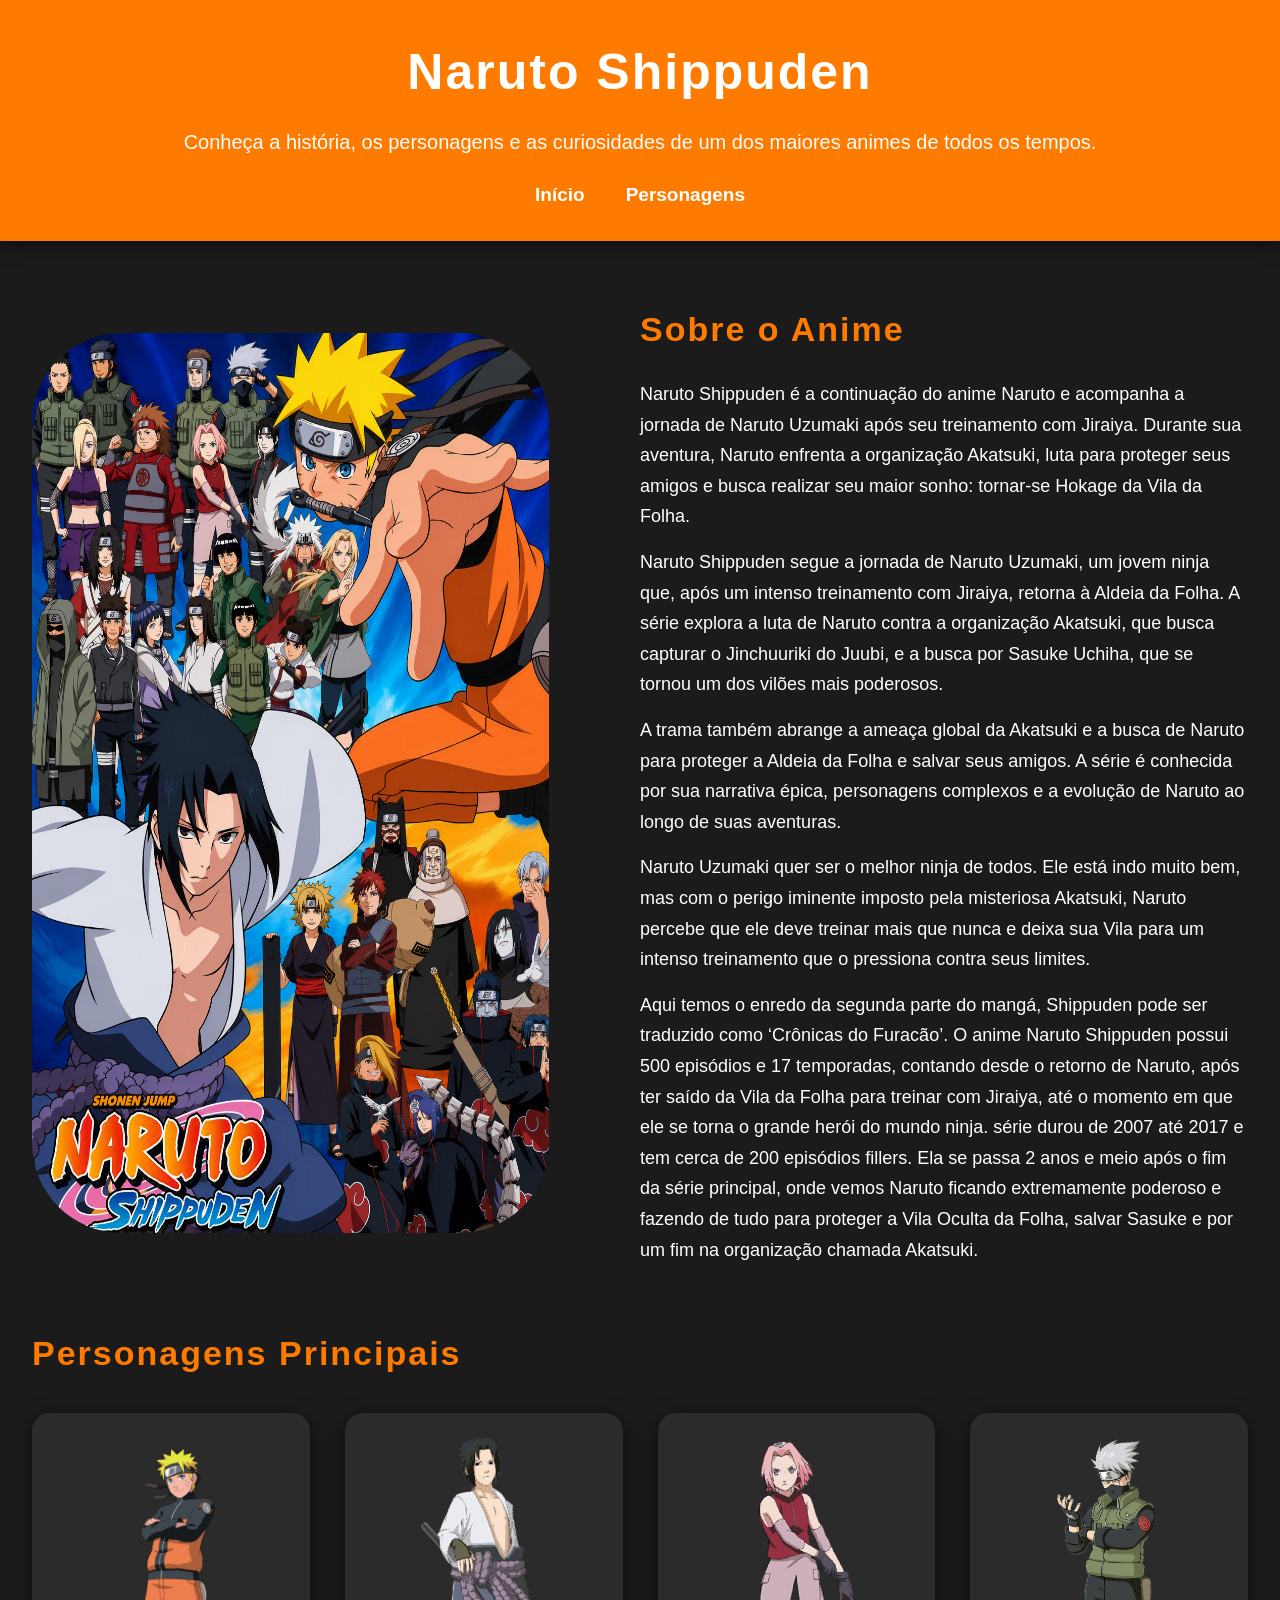
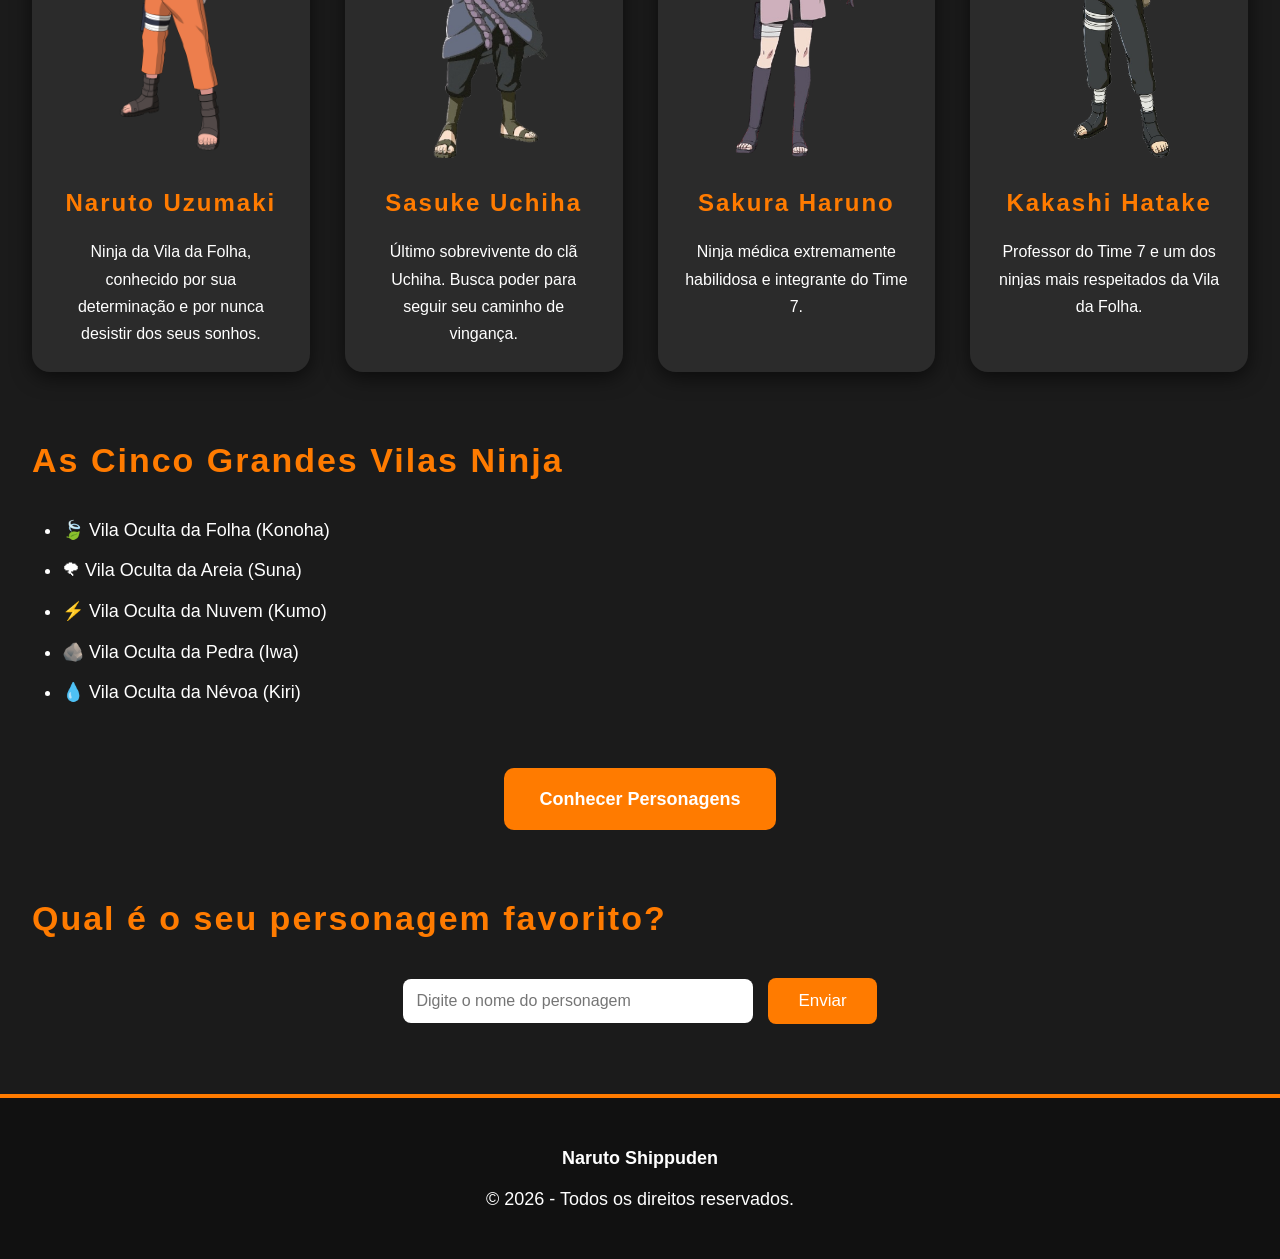
<file: index.html>
<!DOCTYPE html>
<html lang="pt-BR">

<head>
    <meta charset="UTF-8">
    <meta name="viewport" content="width=device-width, initial-scale=1.0">
    <title>Naruto Shippuden</title>
    <link rel="stylesheet" href="style.css">
</head>

<body>

    <header>

        <h1>Naruto Shippuden</h1>

        <p class="subtitulo">
            Conheça a história, os personagens e as curiosidades de um dos maiores animes de todos os tempos.
        </p>

        <nav>
            <a href="index.html">Início</a>
            <a href="detalhes.html">Personagens</a>
        </nav>

    </header>

    <main class="container">

        <section class="sobre">

            <div class="banner">

                <img src="imagens/banner1.png" alt="Banner Naruto Shippuden">

            </div>

            <div class="texto-sobre">

                <h2>Sobre o Anime</h2>
            Naruto Shippuden é a continuação do anime Naruto e acompanha a 
            jornada de Naruto Uzumaki após seu treinamento com Jiraiya. Durante sua aventura,
            Naruto enfrenta a organização Akatsuki, luta para proteger seus amigos e busca realizar
            seu maior sonho: tornar-se Hokage da Vila da Folha.
            <p></p>
            Naruto Shippuden segue a jornada de Naruto Uzumaki, um jovem ninja que, após um intenso 
            treinamento com Jiraiya, retorna à Aldeia da Folha. A série explora a luta de Naruto contra 
            a organização Akatsuki, que busca capturar o Jinchuuriki do Juubi, e a busca por Sasuke Uchiha,
            que se tornou um dos vilões mais poderosos. 
            <p></p>
            A trama também abrange a ameaça global da Akatsuki 
            e a busca de Naruto para proteger a Aldeia da Folha e salvar seus amigos. A série é conhecida por
            sua narrativa épica, personagens complexos e a evolução de Naruto ao longo de suas aventuras.
            <p></p>
            Naruto Uzumaki quer ser o melhor ninja de todos. Ele está indo muito bem, mas com o perigo iminente 
            imposto pela misteriosa Akatsuki, Naruto percebe que ele deve treinar mais que nunca e deixa sua Vila 
            para um intenso treinamento que o pressiona contra seus limites.
            <p></p>
            Aqui temos o enredo da segunda parte do mangá, Shippuden pode ser traduzido como ‘Crônicas do Furacão’.
            O anime Naruto Shippuden possui 500 episódios e 17 temporadas, contando desde o retorno de Naruto, após
            ter saído da Vila da Folha para treinar com Jiraiya, até o momento em que ele se torna o grande herói do 
            mundo ninja.
            série durou de 2007 até 2017 e tem cerca de 200 episódios fillers. Ela se passa 2 anos e meio após o fim da 
            série principal, onde vemos Naruto ficando extremamente poderoso e fazendo de tudo para proteger a Vila Oculta
            da Folha, salvar Sasuke e por um fim na organização chamada Akatsuki.

            </div>

        </section>

        <section class="personagens">

            <h2>Personagens Principais</h2>

            <div class="cards">

                <div class="card">

                    <img src="imagens/naruto.png" alt="Naruto">

                    <h3>Naruto Uzumaki</h3>

                    <p>
                        Ninja da Vila da Folha, conhecido por sua determinação e por nunca desistir dos seus sonhos.
                    </p>

                </div>

                <div class="card">

                    <img src="imagens/sasuke.png" alt="Sasuke">

                    <h3>Sasuke Uchiha</h3>

                    <p>
                        Último sobrevivente do clã Uchiha. Busca poder para seguir seu caminho de vingança.
                    </p>

                </div>

                <div class="card">

                    <img src="imagens/sakura.png" alt="Sakura">

                    <h3>Sakura Haruno</h3>

                    <p>
                        Ninja médica extremamente habilidosa e integrante do Time 7.
                    </p>

                </div>

                <div class="card">

                    <img src="imagens/kakashi.png" alt="Kakashi">

                    <h3>Kakashi Hatake</h3>

                    <p>
                        Professor do Time 7 e um dos ninjas mais respeitados da Vila da Folha.
                    </p>

                </div>

            </div>

        </section>

        <section class="vilas">

            <h2>As Cinco Grandes Vilas Ninja</h2>

            <ul>

                <li>🍃 Vila Oculta da Folha (Konoha)</li>
                <li>🌪 Vila Oculta da Areia (Suna)</li>
                <li>⚡ Vila Oculta da Nuvem (Kumo)</li>
                <li>🪨 Vila Oculta da Pedra (Iwa)</li>
                <li>💧 Vila Oculta da Névoa (Kiri)</li>

            </ul>

        </section>

        <section class="centro">

            <a href="detalhes.html" class="botao">
                Conhecer Personagens
            </a>

        </section>

        <section class="formulario">

            <h2>Qual é o seu personagem favorito?</h2>

            <form>

                <input
                    type="text"
                    placeholder="Digite o nome do personagem">

                <button type="submit">
                    Enviar
                </button>

            </form>

        </section>

    </main>

    <footer>

        <p><strong>Naruto Shippuden</strong></p>


        <p>
            © 2026 - Todos os direitos reservados.
        </p>

    </footer>

</body>

</html>
</file>
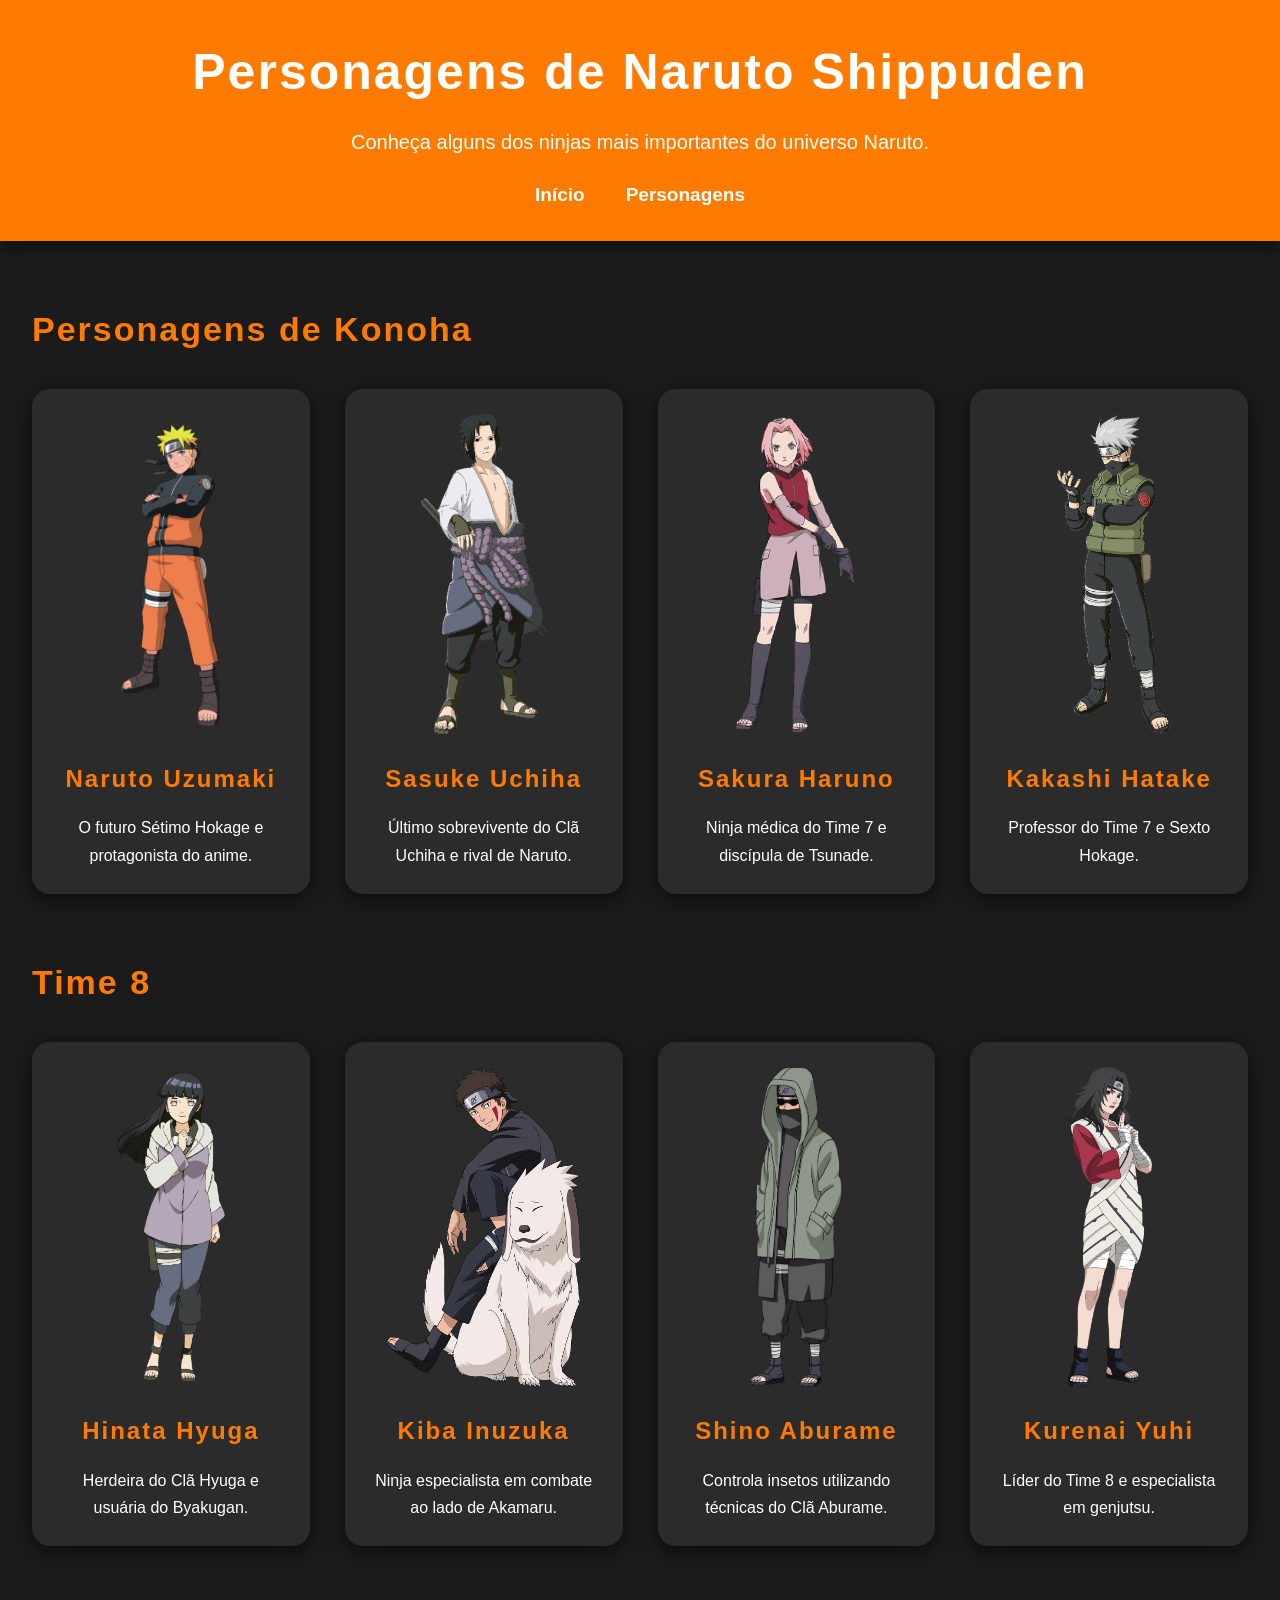
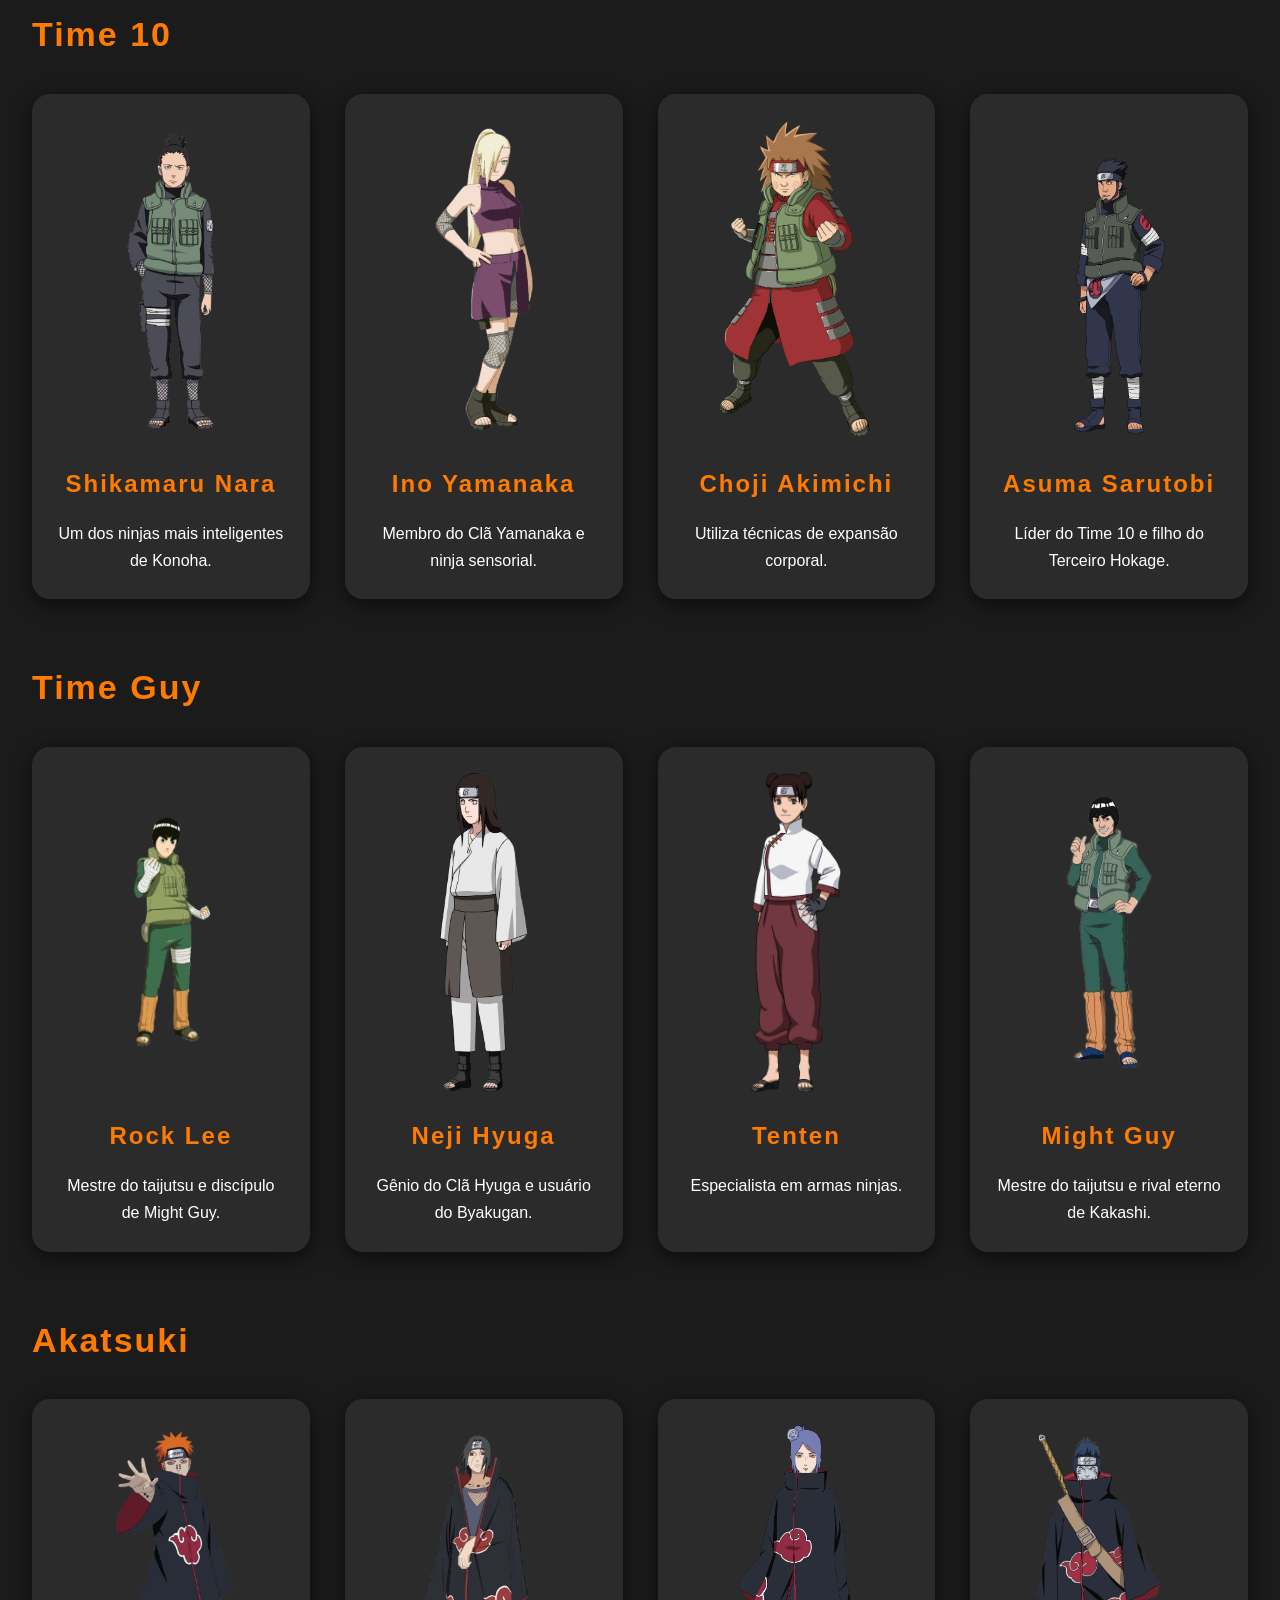
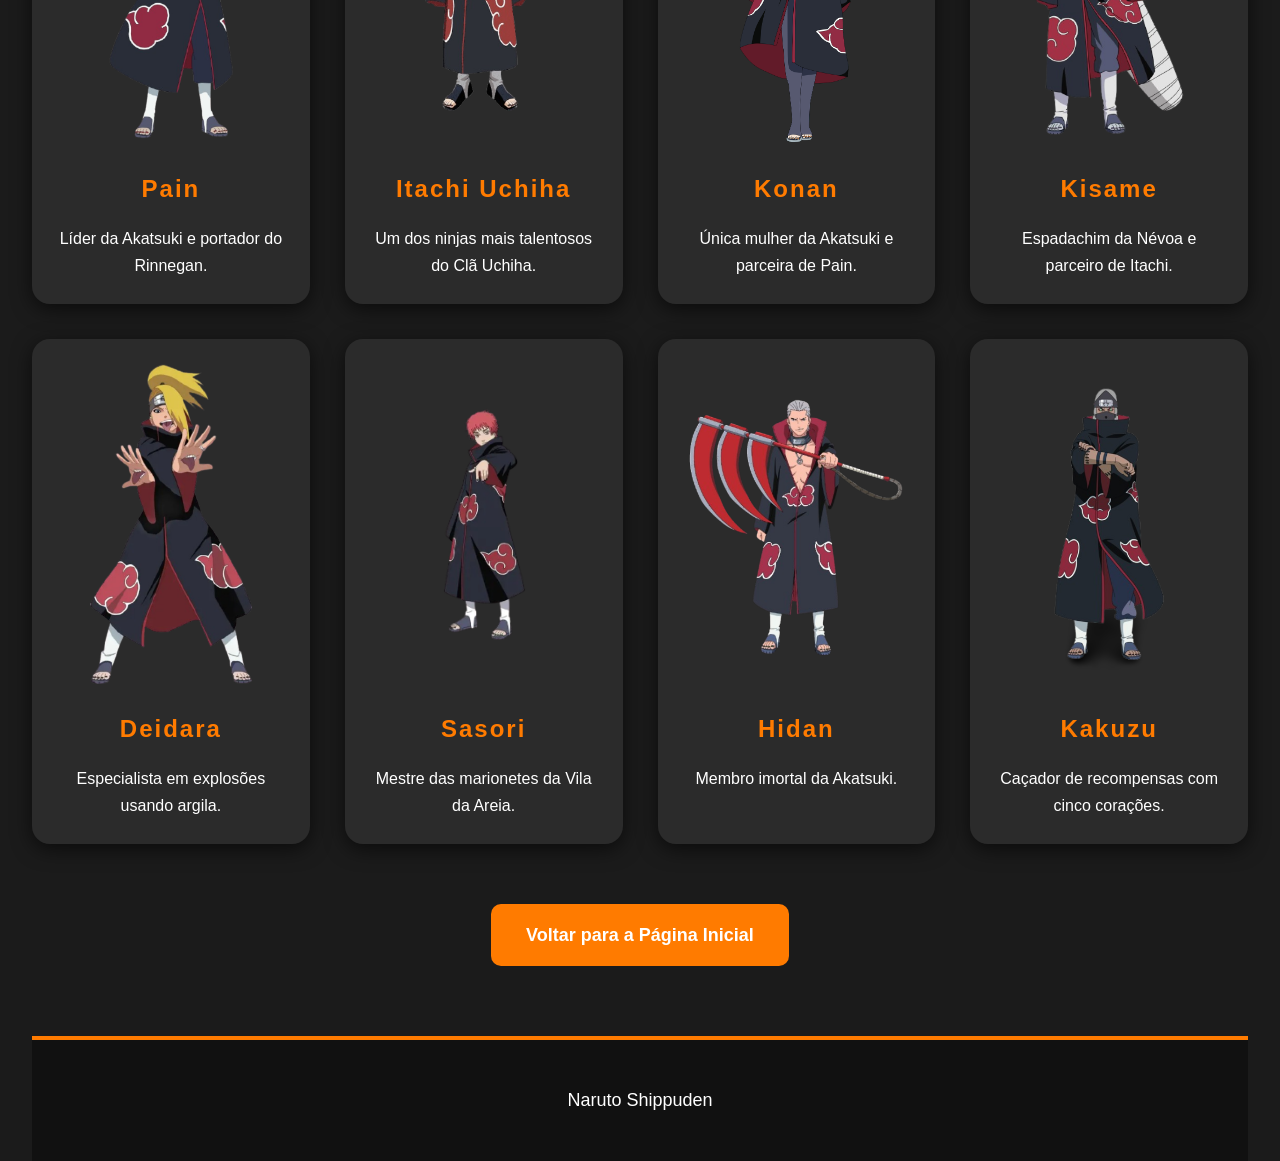
<file: detalhes.html>
<!DOCTYPE html>
<html lang="pt-BR">

<head>
    <meta charset="UTF-8">
    <meta name="viewport" content="width=device-width, initial-scale=1.0">
    <title>Personagens - Naruto Shippuden</title>
    <link rel="stylesheet" href="style.css">
</head>

<body>

<header>

    <h1>Personagens de Naruto Shippuden</h1>

    <p class="subtitulo">
        Conheça alguns dos ninjas mais importantes do universo Naruto.
    </p>

    <nav>
        <a href="index.html">Início</a>
        <a href="detalhes.html">Personagens</a>
    </nav>

</header>

<div class="container">

<section>

<h2>Personagens de Konoha</h2>

<div class="cards">

<div class="card">
<img src="imagens/naruto.png" alt="Naruto">
<h3>Naruto Uzumaki</h3>
<p>O futuro Sétimo Hokage e protagonista do anime.</p>
</div>

<div class="card">
<img src="imagens/sasuke.png" alt="Sasuke">
<h3>Sasuke Uchiha</h3>
<p>Último sobrevivente do Clã Uchiha e rival de Naruto.</p>
</div>

<div class="card">
<img src="imagens/sakura.png" alt="Sakura">
<h3>Sakura Haruno</h3>
<p>Ninja médica do Time 7 e discípula de Tsunade.</p>
</div>

<div class="card">
<img src="imagens/kakashi.png" alt="Kakashi">
<h3>Kakashi Hatake</h3>
<p>Professor do Time 7 e Sexto Hokage.</p>
</div>

</div>

</section>

<section>

<h2>Time 8</h2>

<div class="cards">

<div class="card">
<img src="imagens/hinata.png" alt="Hinata">
<h3>Hinata Hyuga</h3>
<p>Herdeira do Clã Hyuga e usuária do Byakugan.</p>
</div>

<div class="card">
<img src="imagens/kiba.png" alt="Kiba">
<h3>Kiba Inuzuka</h3>
<p>Ninja especialista em combate ao lado de Akamaru.</p>
</div>

<div class="card">
<img src="imagens/shino.png" alt="Shino">
<h3>Shino Aburame</h3>
<p>Controla insetos utilizando técnicas do Clã Aburame.</p>
</div>

<div class="card">
<img src="imagens/kurenai.webp" alt="Kurenai">
<h3>Kurenai Yuhi</h3>
<p>Líder do Time 8 e especialista em genjutsu.</p>
</div>

</div>

</section>

<section>

<h2>Time 10</h2>

<div class="cards">

<div class="card">
<img src="imagens/shikamaru.png" alt="Shikamaru">
<h3>Shikamaru Nara</h3>
<p>Um dos ninjas mais inteligentes de Konoha.</p>
</div>

<div class="card">
<img src="imagens/ino.png" alt="Ino">
<h3>Ino Yamanaka</h3>
<p>Membro do Clã Yamanaka e ninja sensorial.</p>
</div>

<div class="card">
<img src="imagens/choji.webp" alt="Choji">
<h3>Choji Akimichi</h3>
<p>Utiliza técnicas de expansão corporal.</p>
</div>

<div class="card">
<img src="imagens/asuma.png" alt="Asuma">
<h3>Asuma Sarutobi</h3>
<p>Líder do Time 10 e filho do Terceiro Hokage.</p>
</div>

</div>

</section>

<section>

<h2>Time Guy</h2>

<div class="cards">

<div class="card">
<img src="imagens/lee.png" alt="Rock Lee">
<h3>Rock Lee</h3>
<p>Mestre do taijutsu e discípulo de Might Guy.</p>
</div>

<div class="card">
<img src="imagens/neji.png" alt="Neji">
<h3>Neji Hyuga</h3>
<p>Gênio do Clã Hyuga e usuário do Byakugan.</p>
</div>

<div class="card">
<img src="imagens/tenten.png" alt="Tenten">
<h3>Tenten</h3>
<p>Especialista em armas ninjas.</p>
</div>

<div class="card">
<img src="imagens/gai.webp" alt="Might Guy">
<h3>Might Guy</h3>
<p>Mestre do taijutsu e rival eterno de Kakashi.</p>
</div>

</div>

</section>

<section>

<h2>Akatsuki</h2>

<div class="cards">

<div class="card">
<img src="imagens/pain.png" alt="Pain">
<h3>Pain</h3>
<p>Líder da Akatsuki e portador do Rinnegan.</p>
</div>

<div class="card">
<img src="imagens/itachi.png" alt="Itachi">
<h3>Itachi Uchiha</h3>
<p>Um dos ninjas mais talentosos do Clã Uchiha.</p>
</div>

<div class="card">
<img src="imagens/konan.png" alt="Konan">
<h3>Konan</h3>
<p>Única mulher da Akatsuki e parceira de Pain.</p>
</div>

<div class="card">
<img src="imagens/kisame.png" alt="Kisame">
<h3>Kisame</h3>
<p>Espadachim da Névoa e parceiro de Itachi.</p>
</div>

<div class="card">
<img src="imagens/deidara.webp" alt="Deidara">
<h3>Deidara</h3>
<p>Especialista em explosões usando argila.</p>
</div>

<div class="card">
<img src="imagens/sasori.webp" alt="Sasori">
<h3>Sasori</h3>
<p>Mestre das marionetes da Vila da Areia.</p>
</div>

<div class="card">
<img src="imagens/hidan.png" alt="Hidan">
<h3>Hidan</h3>
<p>Membro imortal da Akatsuki.</p>
</div>

<div class="card">
<img src="imagens/kakuzu.png" alt="Kakuzu">
<h3>Kakuzu</h3>
<p>Caçador de recompensas com cinco corações.</p>
</div>

</div>

</section>

<section class="centro">

<a href="index.html" class="botao">
Voltar para a Página Inicial
</a>

</section>

<footer>

<p>Naruto Shippuden </p>

</footer>

</div>

</body>
</html>
</file>
<file: style.css>
*{
    margin:0;
    padding:0;
    box-sizing:border-box;
}

body{
    font-family:'Bebas Neue', sans-serif;
    background:#1b1b1b;
    color:#ffffff;
    line-height:1.7;
    font-size:18px;
}

header{
    background:#ff7b00;
    text-align:center;
    padding:30px;
    box-shadow:0 4px 15px rgba(0,0,0,.6);
}


h1,h2,h3{
    font-family:'Bebas Neue', sans-serif;
    letter-spacing:2px;
}

h1{
    font-size:50px;
    margin-bottom:10px;
}

.subtitulo{
    font-size:20px;
    margin-bottom:20px;
}

h2{
    color:#ff7b00;
    font-size:34px;
    margin-bottom:25px;
}

h3{
    color:#ff7b00;
    margin:15px 0;
    font-size:24px;
}

nav{
    margin-top:20px;
}

nav a{
    color:#fff;
    text-decoration:none;
    font-size:19px;
    font-weight:bold;
    margin:0 18px;
    transition:.3s;
}

nav a:hover{
    color:#222;
}

.container{
    width:95%;
    max-width:1800px;
    margin:auto;
}

section{
    width:100%;
    margin:60px 0;
}

.sobre{
    display:flex;
    align-items:center;
    width:100%;
}

.banner{
    flex:1;
}

.banner img{
    width:85%;
    height:900px;
    border-radius:90px;
    display:block;
    transition:.3s;
}

.banner img:hover{
    transform:translateY(-8px);
    box-shadow:0 0 25px #ff7b00;
}

.texto-sobre{
    flex:1.0;
}

.texto-sobre h2{
    margin-bottom:20px;
}

.banner img:hover{
    transform:translateY(-8px);
    box-shadow:0 0 25px #ff7b00;
}

section p{
    text-align:justify;
    margin-top:15px;
    font-size:18px;
}

.cards{
    display:grid;
    grid-template-columns:repeat(auto-fit,minmax(270px,1fr));
    gap:35px;
    margin-top:30px;
}

.card{
    background:#2b2b2b;
    border-radius:18px;
    padding:25px;
    text-align:center;
    box-shadow:0 5px 20px rgba(0,0,0,.6);
    transition:.3s;
}

.card:hover{
    transform:translateY(-8px);
    box-shadow:0 0 25px #ff7b00;
}

.card img{
    width:100%;
    height:320px;
    object-fit:contain;
    transition:.3s;
}

.card img:hover{
    transform:scale(1.25);
}

.card p{
    text-align:center;
    font-size:16px;
}

.card ul{
    margin-top:20px;
    text-align:left;
}

.card li{
    margin-bottom:8px;
}

.akatsuki{
    width:100%;
    height:800px;
    object-fit:cover;
    border-radius:20px;
    margin:30px 0;
    transition:.4s;
    box-shadow:0 0 20px rgba(0,0,0,.6);
}

.akatsuki:hover{
    transform:scale(1.02);
    box-shadow:0 0 25px #ff7b00;
}

ul,
ol{
    margin-left:30px;
    margin-top:20px;
}

li{
    margin-bottom:10px;
}

.centro{
    text-align:center;
}

.botao{
    display:inline-block;
    background:#ff7b00;
    color:#fff;
    text-decoration:none;
    padding:16px 35px;
    border-radius:10px;
    font-size:18px;
    font-weight:bold;
    cursor:pointer;
    transition:.3s;
}

.botao:hover{
    background:#ff9900;
    transform:translateY(-4px);
}

.botao:active{
    transform:scale(.95);
}

form{
    display:flex;
    justify-content:center;
    align-items:center;
    flex-wrap:wrap;
    gap:15px;
    margin-top:30px;
}

input{
    width:350px;
    padding:13px;
    border:none;
    border-radius:8px;
    font-size:16px;
}

input:focus{
    outline:none;
    border:2px solid #ff7b00;
    box-shadow:0 0 12px #ff7b00;
}

button{
    background:#ff7b00;
    color:#fff;
    border:none;
    padding:13px 30px;
    border-radius:8px;
    font-size:17px;
    cursor:pointer;
    transition:.3s;
}

button:hover{
    background:#ff9900;
    transform:translateY(-3px);
}

button:active{
    transform:scale(.95);
}

footer{
    background:#111;
    text-align:center;
    padding:35px;
    margin-top:70px;
    border-top:4px solid #ff7b00;
}

footer p{
    margin:10px 0;
}

a{
    transition:.3s;
}

a:hover{
    color:#ff7b00;
}

@media(max-width:1200px){

    .cards{
        grid-template-columns:repeat(2,1fr);
    }

}

@media(max-width:768px){

    h1{
        font-size:38px;
    }

    h2{
        font-size:28px;
    }

    .banner img{
        height:260px;
    }

    .akatsuki{
        height:300px;
    }

    .cards{
        grid-template-columns:1fr;
    }

    form{
        flex-direction:column;
    }

    input{
        width:100%;
    }

}
</file>
